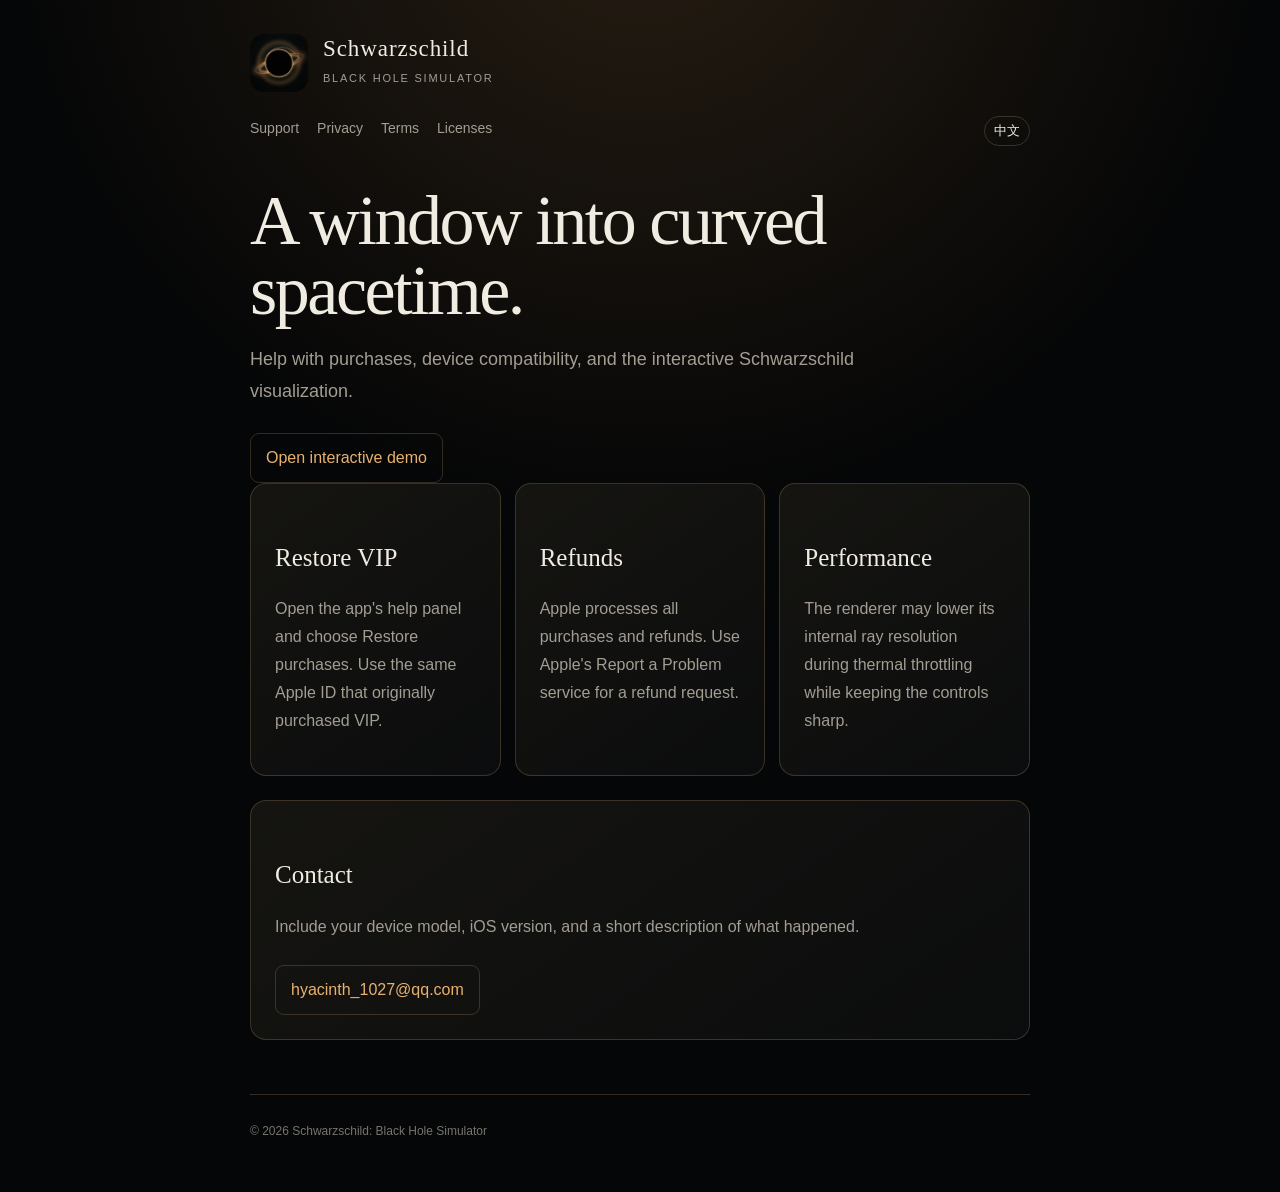
<file: index.html>
<!doctype html>
<html lang="en">
<head>
  <meta charset="utf-8">
  <meta name="viewport" content="width=device-width,initial-scale=1">
  <meta name="theme-color" content="#050607">
  <title>Schwarzschild Support</title>
  <link rel="icon" href="./app-icon.png">
  <link rel="stylesheet" href="./styles.css">
</head>
<body>
  <header>
    <div class="brand">
      <img src="./app-icon.png" alt="">
      <div><strong>Schwarzschild</strong><small>Black Hole Simulator</small></div>
    </div>
    <nav>
      <a href="./index.html">Support</a>
      <a href="./privacy.html">Privacy</a>
      <a href="./terms.html">Terms</a>
      <a href="./licenses.html">Licenses</a>
      <button class="lang" type="button" id="lang">中文</button>
    </nav>
  </header>
  <main>
    <section data-lang="en">
      <h1>A window into curved spacetime.</h1>
      <p class="lede">Help with purchases, device compatibility, and the interactive Schwarzschild visualization.</p>
      <a class="button" href="./demo/?intro=0&quality=cinematic&preset=gargantua&lang=en">Open interactive demo</a>
      <div class="grid">
        <article class="card">
          <h2>Restore VIP</h2>
          <p>Open the app's help panel and choose Restore purchases. Use the same Apple ID that originally purchased VIP.</p>
        </article>
        <article class="card">
          <h2>Refunds</h2>
          <p>Apple processes all purchases and refunds. Use Apple's Report a Problem service for a refund request.</p>
        </article>
        <article class="card">
          <h2>Performance</h2>
          <p>The renderer may lower its internal ray resolution during thermal throttling while keeping the controls sharp.</p>
        </article>
      </div>
      <div class="card">
        <h2>Contact</h2>
        <p>Include your device model, iOS version, and a short description of what happened.</p>
        <a class="button" href="mailto:hyacinth_1027@qq.com?subject=Schwarzschild%20Support">hyacinth_1027@qq.com</a>
      </div>
    </section>
    <section data-lang="zh" lang="zh-CN">
      <h1>一扇观察弯曲时空的窗口。</h1>
      <p class="lede">获取购买恢复、设备兼容和史瓦西黑洞交互可视化相关帮助。</p>
      <a class="button" href="./demo/?intro=0&quality=cinematic&preset=gargantua&lang=zh">打开交互测试</a>
      <div class="grid">
        <article class="card">
          <h2>恢复 VIP</h2>
          <p>打开 App 的帮助面板并选择“恢复购买”。请使用最初购买 VIP 时所用的 Apple ID。</p>
        </article>
        <article class="card">
          <h2>退款</h2>
          <p>所有购买和退款均由 Apple 处理。请通过 Apple 的“报告问题”服务提交退款申请。</p>
        </article>
        <article class="card">
          <h2>性能</h2>
          <p>设备发热降频时，渲染器可能降低内部光线分辨率，但界面和控件仍保持清晰。</p>
        </article>
      </div>
      <div class="card">
        <h2>联系我们</h2>
        <p>请在邮件中说明设备型号、iOS 版本和问题现象。</p>
        <a class="button" href="mailto:hyacinth_1027@qq.com?subject=Schwarzschild%20%E7%94%A8%E6%88%B7%E6%94%AF%E6%8C%81">hyacinth_1027@qq.com</a>
      </div>
    </section>
  </main>
  <footer>© 2026 Schwarzschild: Black Hole Simulator</footer>
  <script>
    const root = document.documentElement;
    const button = document.getElementById('lang');
    const stored = localStorage.getItem('support-language');
    root.lang = stored || (navigator.language.startsWith('zh') ? 'zh-CN' : 'en');
    const sync = () => { button.textContent = root.lang === 'zh-CN' ? 'EN' : '中文'; };
    button.addEventListener('click', () => {
      root.lang = root.lang === 'zh-CN' ? 'en' : 'zh-CN';
      localStorage.setItem('support-language', root.lang);
      sync();
    });
    sync();
  </script>
</body>
</html>
</file>
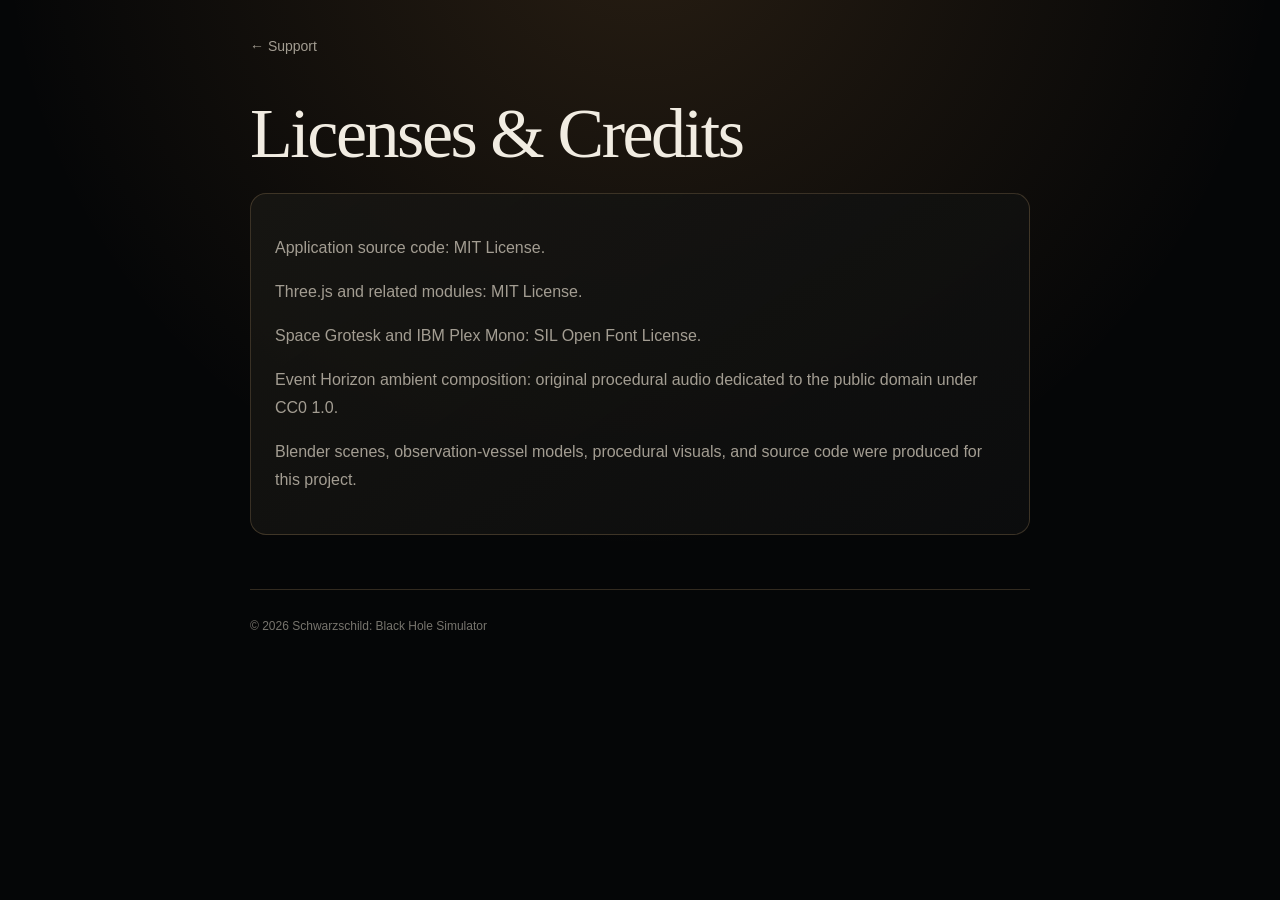
<file: licenses.html>
<!doctype html>
<html lang="en">
<head>
  <meta charset="utf-8">
  <meta name="viewport" content="width=device-width,initial-scale=1">
  <title>Licenses & Credits — Schwarzschild</title>
  <link rel="icon" href="./app-icon.png">
  <link rel="stylesheet" href="./styles.css">
</head>
<body>
  <header><nav><a href="./index.html">← Support</a></nav></header>
  <main>
    <h1>Licenses & Credits</h1>
    <div class="card">
      <p>Application source code: MIT License.</p>
      <p>Three.js and related modules: MIT License.</p>
      <p>Space Grotesk and IBM Plex Mono: SIL Open Font License.</p>
      <p>Event Horizon ambient composition: original procedural audio dedicated to the public domain under CC0 1.0.</p>
      <p>Blender scenes, observation-vessel models, procedural visuals, and source code were produced for this project.</p>
    </div>
  </main>
  <footer>© 2026 Schwarzschild: Black Hole Simulator</footer>
</body>
</html>
</file>
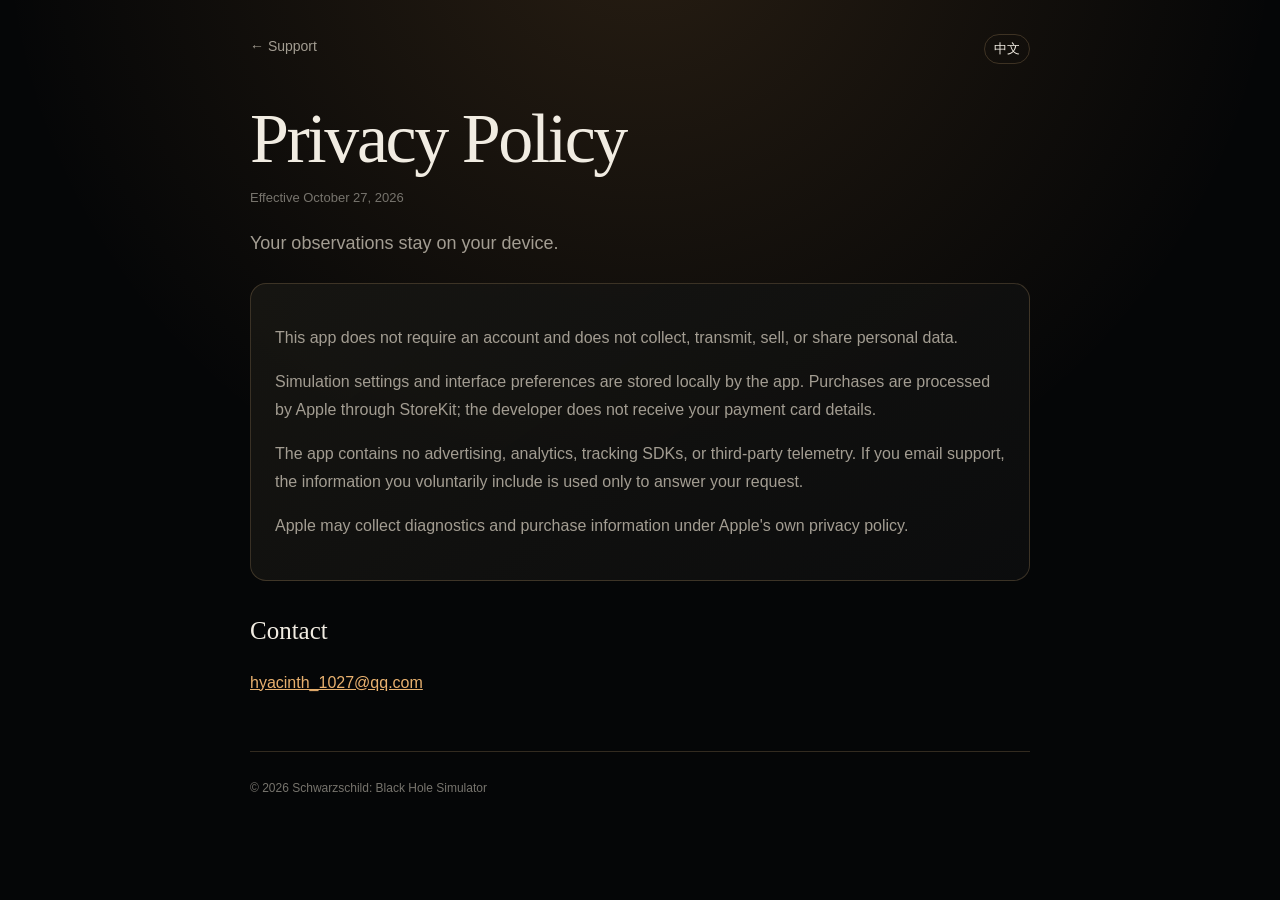
<file: privacy.html>
<!doctype html>
<html lang="en">
<head>
  <meta charset="utf-8">
  <meta name="viewport" content="width=device-width,initial-scale=1">
  <title>Privacy Policy — Schwarzschild</title>
  <link rel="icon" href="./app-icon.png">
  <link rel="stylesheet" href="./styles.css">
</head>
<body>
  <header><nav><a href="./index.html">← Support</a><button class="lang" type="button" id="lang">中文</button></nav></header>
  <main>
    <section data-lang="en">
      <h1>Privacy Policy</h1>
      <p class="updated">Effective October 27, 2026</p>
      <p class="lede">Your observations stay on your device.</p>
      <div class="card">
        <p>This app does not require an account and does not collect, transmit, sell, or share personal data.</p>
        <p>Simulation settings and interface preferences are stored locally by the app. Purchases are processed by Apple through StoreKit; the developer does not receive your payment card details.</p>
        <p>The app contains no advertising, analytics, tracking SDKs, or third-party telemetry. If you email support, the information you voluntarily include is used only to answer your request.</p>
        <p>Apple may collect diagnostics and purchase information under Apple's own privacy policy.</p>
      </div>
      <h2>Contact</h2>
      <p><a href="mailto:hyacinth_1027@qq.com?subject=Schwarzschild%20Privacy">hyacinth_1027@qq.com</a></p>
    </section>
    <section data-lang="zh" lang="zh-CN">
      <h1>隐私政策</h1>
      <p class="updated">生效日期：2026 年 10 月 27 日</p>
      <p class="lede">你的观测数据只保留在设备上。</p>
      <div class="card">
        <p>本 App 无需账号，不收集、不传输、不出售也不共享个人数据。</p>
        <p>模拟参数和界面偏好仅保存在本机。购买通过 Apple StoreKit 处理，开发者不会获得你的支付卡信息。</p>
        <p>App 不包含广告、分析服务、追踪 SDK 或第三方遥测。若你发送客服邮件，邮件中主动提供的信息仅用于回复你的问题。</p>
        <p>Apple 可能依据其隐私政策收集诊断和购买信息。</p>
      </div>
      <h2>联系方式</h2>
      <p><a href="mailto:hyacinth_1027@qq.com?subject=Schwarzschild%20%E9%9A%90%E7%A7%81">hyacinth_1027@qq.com</a></p>
    </section>
  </main>
  <footer>© 2026 Schwarzschild: Black Hole Simulator</footer>
  <script>
    const root=document.documentElement,button=document.getElementById('lang');
    root.lang=localStorage.getItem('support-language')||(navigator.language.startsWith('zh')?'zh-CN':'en');
    const sync=()=>button.textContent=root.lang==='zh-CN'?'EN':'中文';
    button.onclick=()=>{root.lang=root.lang==='zh-CN'?'en':'zh-CN';localStorage.setItem('support-language',root.lang);sync();};sync();
  </script>
</body>
</html>
</file>
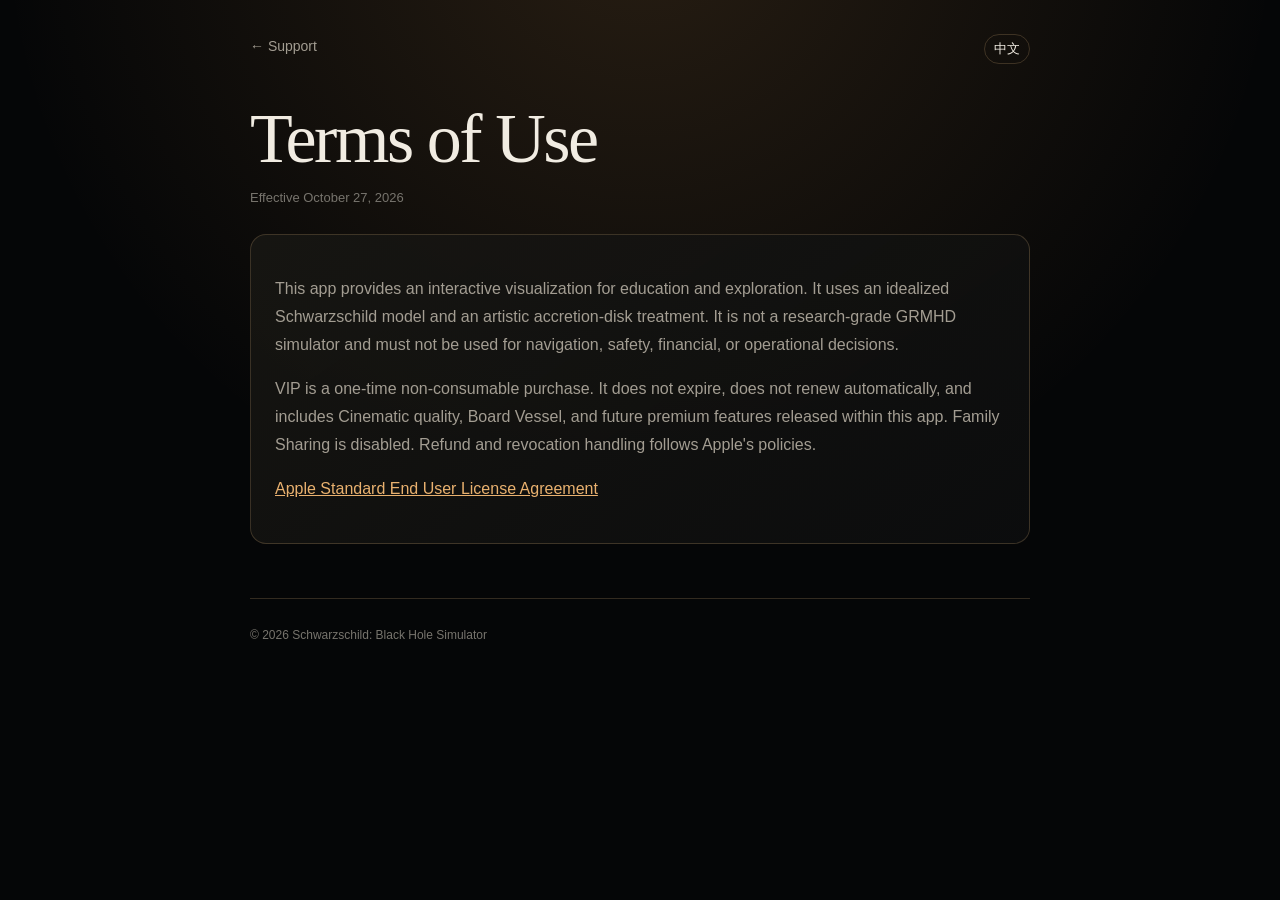
<file: terms.html>
<!doctype html>
<html lang="en">
<head>
  <meta charset="utf-8">
  <meta name="viewport" content="width=device-width,initial-scale=1">
  <title>Terms of Use — Schwarzschild</title>
  <link rel="icon" href="./app-icon.png">
  <link rel="stylesheet" href="./styles.css">
</head>
<body>
  <header><nav><a href="./index.html">← Support</a><button class="lang" type="button" id="lang">中文</button></nav></header>
  <main>
    <section data-lang="en">
      <h1>Terms of Use</h1>
      <p class="updated">Effective October 27, 2026</p>
      <div class="card">
        <p>This app provides an interactive visualization for education and exploration. It uses an idealized Schwarzschild model and an artistic accretion-disk treatment. It is not a research-grade GRMHD simulator and must not be used for navigation, safety, financial, or operational decisions.</p>
        <p>VIP is a one-time non-consumable purchase. It does not expire, does not renew automatically, and includes Cinematic quality, Board Vessel, and future premium features released within this app. Family Sharing is disabled. Refund and revocation handling follows Apple's policies.</p>
        <p><a href="https://www.apple.com/legal/internet-services/itunes/dev/stdeula/">Apple Standard End User License Agreement</a></p>
      </div>
    </section>
    <section data-lang="zh" lang="zh-CN">
      <h1>使用条款</h1>
      <p class="updated">生效日期：2026 年 10 月 27 日</p>
      <div class="card">
        <p>本 App 提供用于教育和探索的交互式可视化体验。它采用理想化史瓦西黑洞模型和艺术化吸积盘表现，不是研究级 GRMHD 模拟，不可用于导航、安全、金融或实际运行决策。</p>
        <p>VIP 为一次性非消耗型购买，不会过期，也不会自动续费，包含电影级画质、飞船视角以及本 App 后续发布的高级功能。家人共享已关闭。退款与交易撤销遵循 Apple 的政策。</p>
        <p><a href="https://www.apple.com/legal/internet-services/itunes/dev/stdeula/">Apple 标准最终用户许可协议</a></p>
      </div>
    </section>
  </main>
  <footer>© 2026 Schwarzschild: Black Hole Simulator</footer>
  <script>
    const root=document.documentElement,button=document.getElementById('lang');
    root.lang=localStorage.getItem('support-language')||(navigator.language.startsWith('zh')?'zh-CN':'en');
    const sync=()=>button.textContent=root.lang==='zh-CN'?'EN':'中文';
    button.onclick=()=>{root.lang=root.lang==='zh-CN'?'en':'zh-CN';localStorage.setItem('support-language',root.lang);sync();};sync();
  </script>
</body>
</html>
</file>
<file: styles.css>
:root {
  color-scheme: dark;
  --bg: #050607;
  --panel: #101210;
  --text: #f1ece2;
  --muted: #a39d92;
  --gold: #e9b16f;
  --line: rgba(234, 190, 132, 0.2);
}

* { box-sizing: border-box; }
html { background: var(--bg); }
body {
  margin: 0;
  min-height: 100vh;
  color: var(--text);
  background:
    radial-gradient(circle at 50% -10%, rgba(235, 163, 83, .15), transparent 40rem),
    var(--bg);
  font: 16px/1.75 -apple-system, BlinkMacSystemFont, "Segoe UI", "PingFang SC", sans-serif;
}

a { color: var(--gold); }
header, main, footer { width: min(780px, calc(100% - 36px)); margin-inline: auto; }
header { padding: 34px 0 18px; }
nav { display: flex; flex-wrap: wrap; gap: 18px; font-size: 14px; }
nav a { color: var(--muted); text-decoration: none; }
nav a:hover { color: var(--text); }
.brand { display: flex; align-items: center; gap: 15px; margin-bottom: 24px; }
.brand img { width: 58px; height: 58px; border-radius: 14px; }
.brand strong { display: block; font: 400 23px/1.2 Georgia, serif; letter-spacing: .04em; }
.brand small { color: var(--muted); font-size: 11px; letter-spacing: .16em; text-transform: uppercase; }
h1 { margin: 22px 0 12px; font: 400 clamp(38px, 8vw, 70px)/1 Georgia, serif; letter-spacing: -.035em; }
h2 { margin-top: 34px; font: 400 25px/1.3 Georgia, serif; }
p, li { color: var(--muted); }
.lede { max-width: 650px; font-size: 18px; }
.card {
  margin: 24px 0;
  padding: 24px;
  border: 1px solid var(--line);
  border-radius: 16px;
  background: linear-gradient(145deg, rgba(24, 23, 19, .88), rgba(12, 13, 14, .94));
}
.grid { display: grid; grid-template-columns: repeat(auto-fit, minmax(220px, 1fr)); gap: 14px; }
.grid .card { margin: 0; }
.lang { margin-left: auto; padding: 5px 9px; border: 1px solid var(--line); border-radius: 999px; color: var(--text); background: transparent; cursor: pointer; }
[data-lang] { display: none; }
html[lang="zh-CN"] [data-lang="zh"], html[lang="en"] [data-lang="en"] { display: block; }
.inline { display: none; }
html[lang="zh-CN"] .inline[data-lang="zh"], html[lang="en"] .inline[data-lang="en"] { display: inline; }
footer { margin-top: 54px; padding: 26px 0 50px; border-top: 1px solid var(--line); color: #77746d; font-size: 12px; }
.updated { color: #77746d; font-size: 13px; }
.button { display: inline-block; margin-top: 8px; padding: 10px 15px; border: 1px solid var(--line); border-radius: 9px; text-decoration: none; }
code { color: var(--text); font-size: .9em; }

@media (max-width: 520px) {
  header { padding-top: max(24px, env(safe-area-inset-top)); }
  h1 { font-size: 42px; }
  .card { padding: 19px; }
}
</file>
